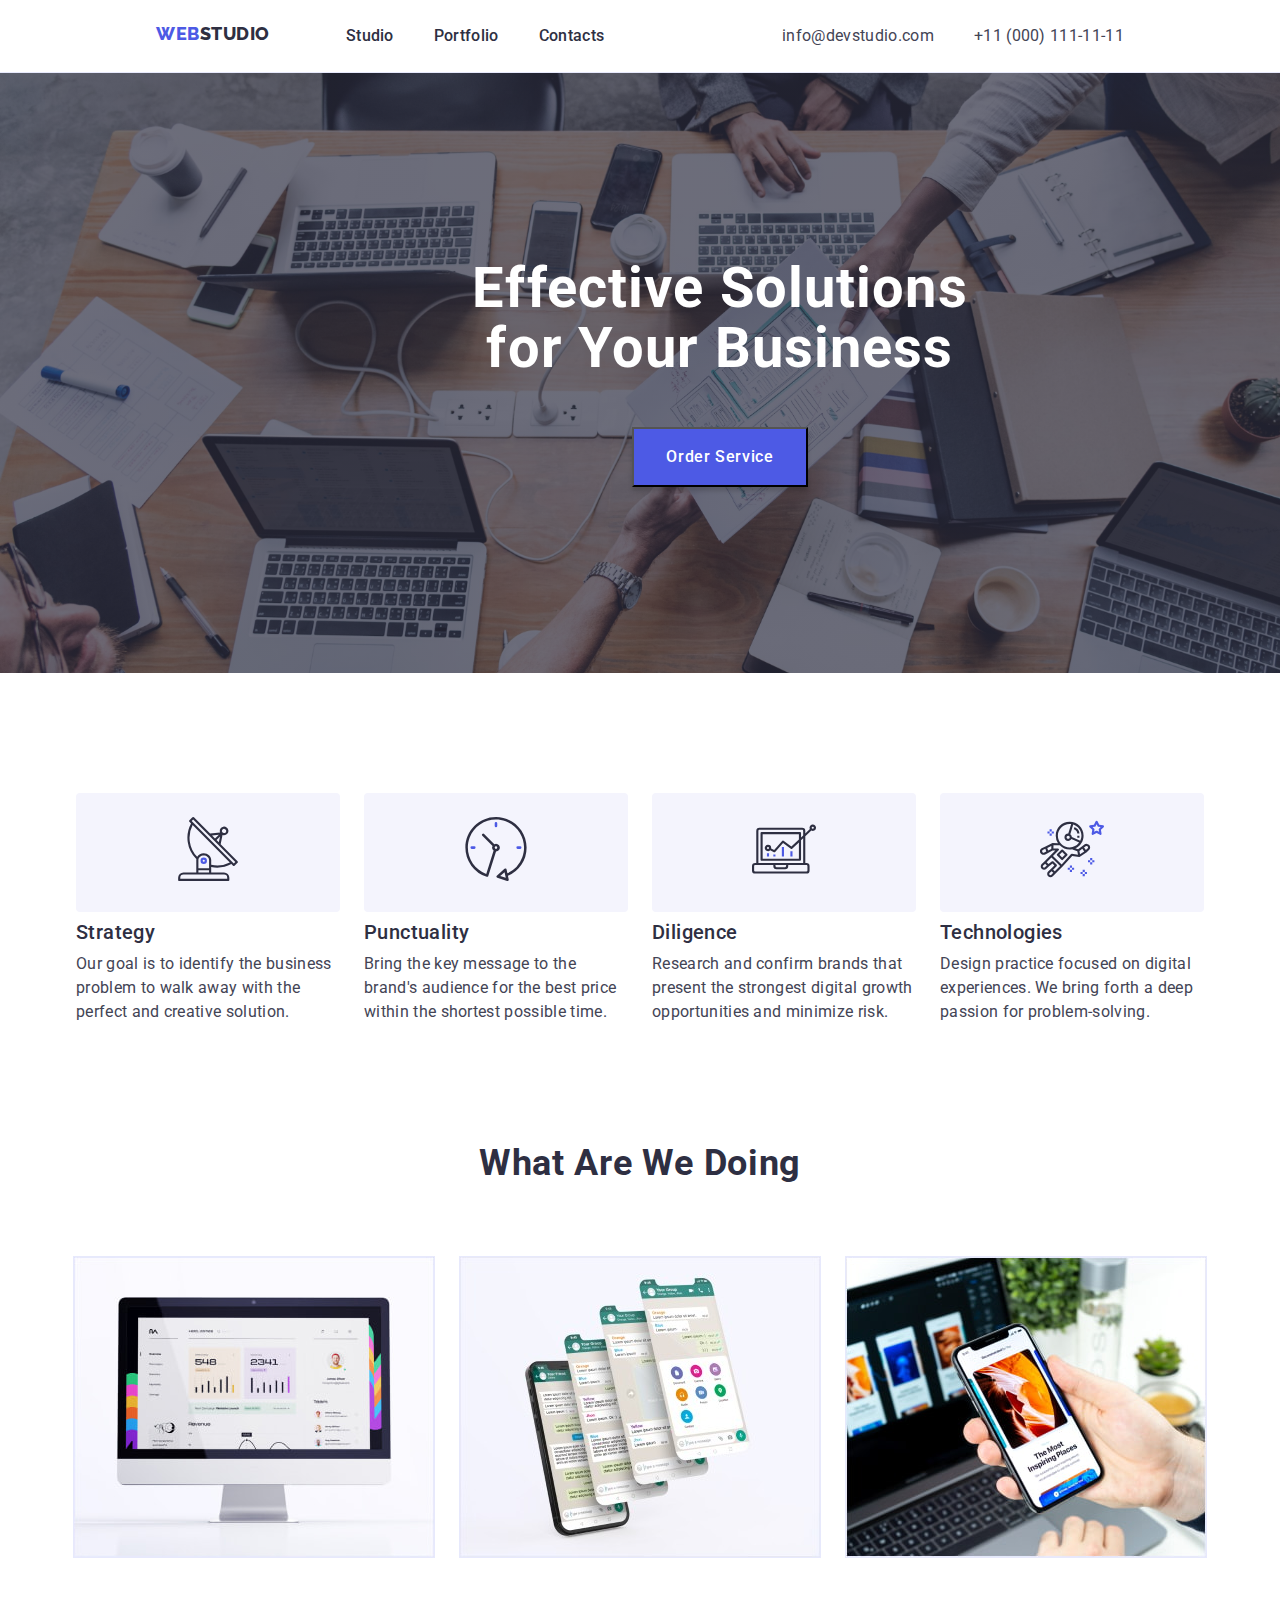
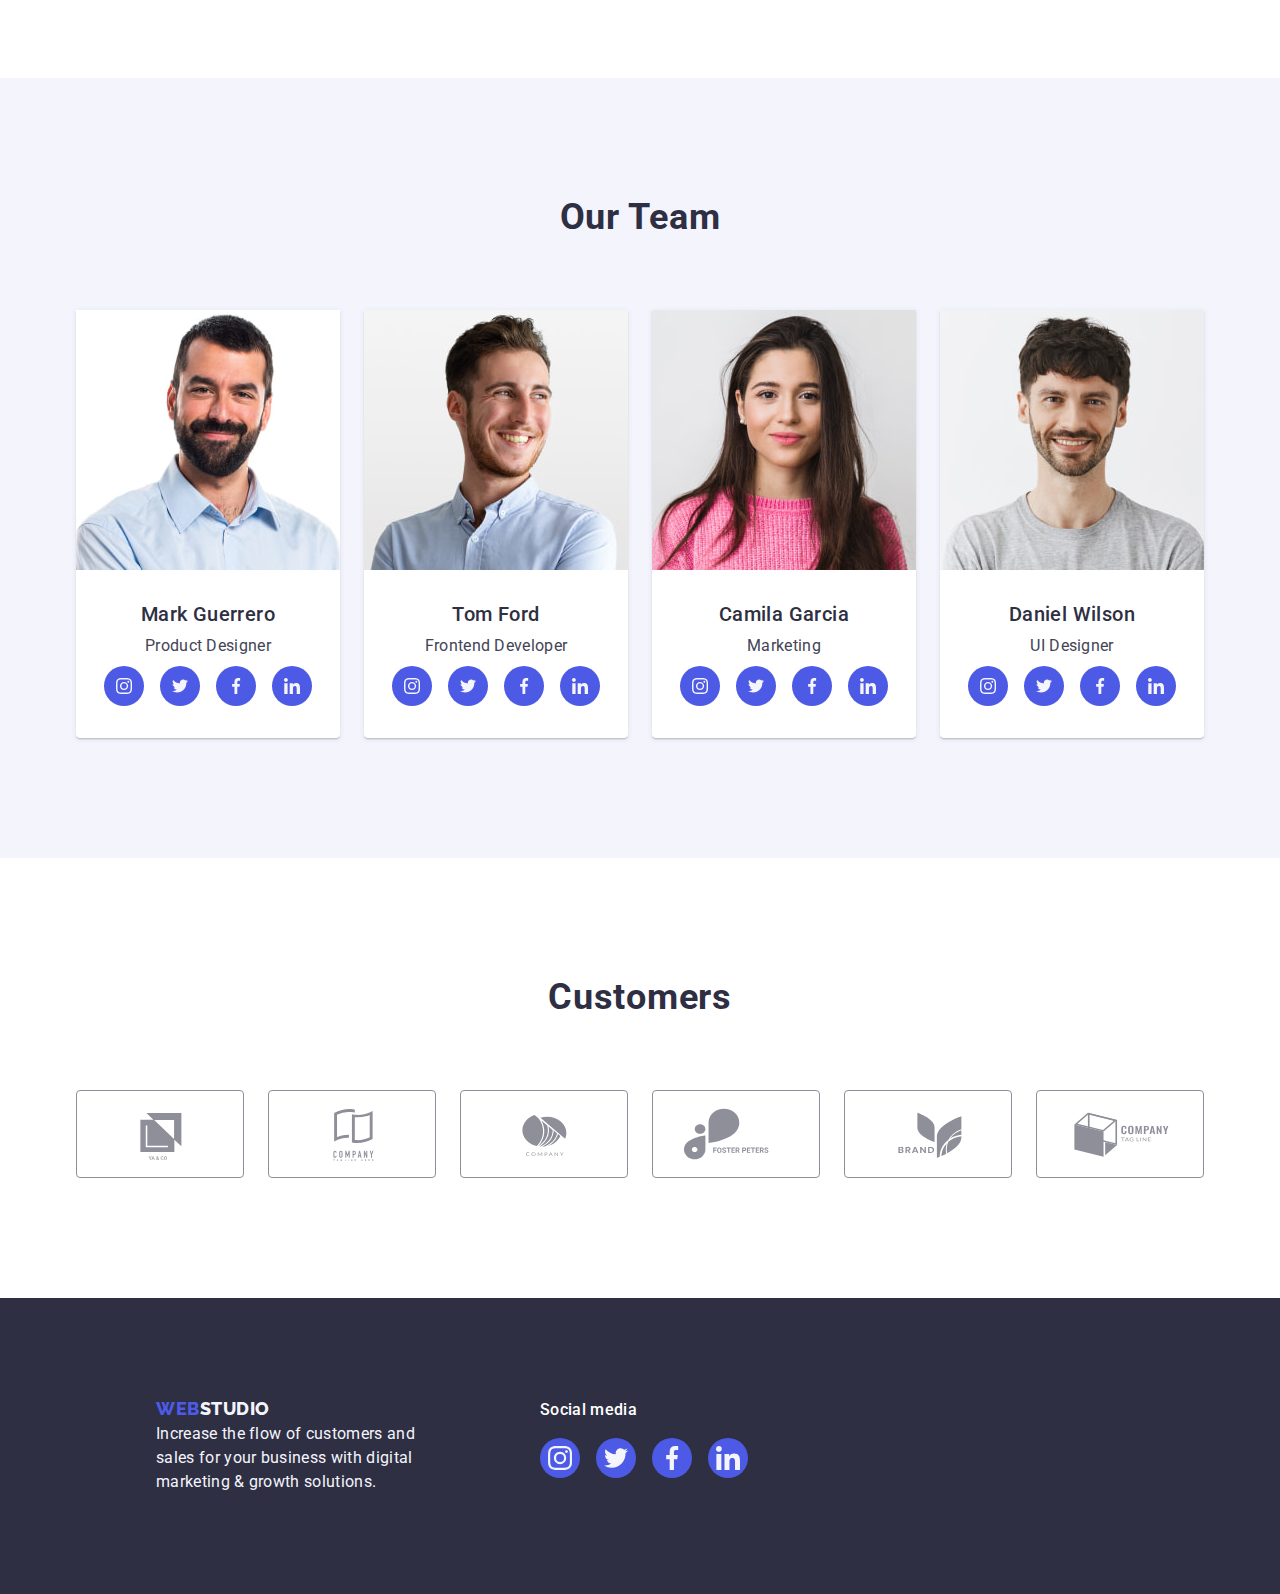
<file: index.html>
<!DOCTYPE html>
<html lang="en">

<head>
  <meta charset="UTF-8" />
  <meta name="viewport" content="width=device-width, initial-scale=1.0" />

  <title>WebStudio</title>

  <link rel="stylesheet" href="https://cdnjs.cloudflare.com/ajax/libs/modern-normalize/2.0.0/modern-normalize.min.css"
    integrity="sha512-4xo8blKMVCiXpTaLzQSLSw3KFOVPWhm/TRtuPVc4WG6kUgjH6J03IBuG7JZPkcWMxJ5huwaBpOpnwYElP/m6wg=="
    crossorigin="anonymous" referrerpolicy="no-referrer" />

  <link rel="preconnect" href="https://fonts.googleapis.com" />
  <link rel="preconnect" href="https://fonts.gstatic.com" crossorigin />
  <link href="https://fonts.googleapis.com/css2?family=Raleway:wght@800&family=Roboto:wght@400;500;700;900&display=swap"
    rel="stylesheet" />
  <link rel="stylesheet" href="./css/styles.css" />

</head>


<body>
  <header>
    <div class="container, header-block">
      <a href="index.html" class="logo-header"><span class="logo-collor">WEB</span>STUDIO</a>
      <nav>
        <menu class="nav-menu">
          <li><a href="index.html">Studio</a></li>
          <li><a href="portfolio.html">Portfolio</a></li>
          <li><a href="xxx">Contacts</a></li>
        </menu>
      </nav>
      <div class="contacts">
        <a href="mailto:info@devstudio.com">info@devstudio.com</a>
        <a href="tel:+11(000)111-11-11">+11 (000) 111-11-11</a>
      </div>
    </div>
  </header>

  <main>
    <div class="heroimage">
      <h1 class="hero-title">Effective Solutions for Your Business</h1>
      <button type="button">Order Service</button>
    </div>

    <section class="info">
      <div class="container">
        <ul>
          <li>
            <div class="feature">
              <div class="feature-icon-box">
                <svg>
                  <use href="./images/icons.svg#icon-antenna"></use>
                </svg>
              </div>
              <h3>Strategy</h3>
              <p>
                Our goal is to identify the business problem to walk away with
                the perfect and creative solution.
              </p>
            </div>
          </li>
          <li>
            <div class="feature">
              <div class="feature-icon-box">
                <svg>
                  <use href="./images/icons.svg#icon-clock"></use>
                </svg>
              </div>
              <h3>Punctuality</h3>
              <p>
                Bring the key message to the brand's audience for the best price
                within the shortest possible time.
              </p>
            </div>
          </li>
          <li>
            <div class="feature">
              <div class="feature-icon-box">
                <svg>
                  <use href="./images/icons.svg#icon-diagram"></use>
                </svg>
              </div>
              <h3>Diligence</h3>
              <p>
                Research and confirm brands that present the strongest digital
                growth opportunities and minimize risk.
              </p>
            </div>
          </li>
          <li>
            <div class="feature">
              <div class="feature-icon-box">
                <svg>
                  <use href="./images/icons.svg#icon-astronaut"></use>
                </svg>
              </div>
              <h3>Technologies</h3>
              <p>
                Design practice focused on digital experiences. We bring forth a
                deep passion for problem-solving.
              </p>
            </div>
          </li>
        </ul>
      </div>
    </section>
    <section>
      <div class="container">
        <h2>What are we doing</h2>
        <ul class="our-work">
          <li>
            <img src="images/index-page/monitor.jpg" alt="Monitor z wyświetlającą się aplikacją" width="360"
              height="300" />
          </li>
          <li>
            <img src="images/index-page/apk.jpg" alt="Telefon z różnymi aplikacjami" width="360" height="300" />
          </li>
          <li>
            <img src="images/index-page/laptop.jpg" alt="Laptop i telefon ukazujące to samo wydarzenie" width="360"
              height="300" />
          </li>
        </ul>
      </div>
    </section>
    <section class="our-team">
      <div class="container">
        <h2>Our Team</h2>
        <ul class="members">
          <li>
            <div class="person">
              <img src="images/index-page/mark.jpg" alt="middle-aged bearded man wearing a blue shirt" width="264"
                height="260" />
              <div class="member-name">
                <h3>Mark Guerrero</h3>
                <p>Product Designer</p>
                <ul>
                  <li>
                    <a href="" class="person-media-link">
                      <svg class="person-media-link-icon">
                        <use href="./images/icons.svg#icon-instagram"></use>
                      </svg>
                    </a>
                  </li>
                  <li>
                    <a href="" class="person-media-link">
                      <svg class="person-media-link-icon">
                        <use href="./images/icons.svg#icon-twitter"></use>
                      </svg>
                    </a>
                  </li>
                  <li>
                    <a href="" class="person-media-link">
                      <svg class="person-media-link-icon">
                        <use href="./images/icons.svg#icon-facebook"></use>
                      </svg>
                    </a>
                  </li>
                  <li>
                    <a href="" class="person-media-link">
                      <svg class="person-media-link-icon">
                        <use href="./images/icons.svg#icon-linkedin"></use>
                      </svg>
                    </a>
                  </li>
                </ul>
              </div>
            </div>
          </li>
          <li>
            <div class="person">
              <img src="images/index-page/tom.jpg"
                alt="young man with light stubble, looking to the side, wearing a blue shirt" width="264"
                height="260" />
              <div class="member-name">
                <h3>Tom Ford</h3>
                <p>Frontend Developer</p>
                <ul>
                  <li>
                    <a href="" class="person-media-link">
                      <svg class="person-media-link-icon">
                        <use href="./images/icons.svg#icon-instagram"></use>
                      </svg>
                    </a>
                  </li>
                  <li>
                    <a href="" class="person-media-link">
                      <svg class="person-media-link-icon">
                        <use href="./images/icons.svg#icon-twitter"></use>
                      </svg>
                    </a>
                  </li>
                  <li>
                    <a href="" class="person-media-link">
                      <svg class="person-media-link-icon">
                        <use href="./images/icons.svg#icon-facebook"></use>
                      </svg>
                    </a>
                  </li>
                  <li>
                    <a href="" class="person-media-link">
                      <svg class="person-media-link-icon">
                        <use href="./images/icons.svg#icon-linkedin"></use>
                      </svg>
                    </a>
                  </li>
                </ul>
              </div>
            </div>
          </li>
          <li>
            <div class="person">
              <img src="images/index-page/camila.jpg" alt="young woman with long brown hair, wearing a pink sweater"
                width="264" height="260" />
              <div class="member-name">
                <h3>Camila Garcia</h3>
                <p>Marketing</p>
                <ul>
                  <li>
                    <a href="" class="person-media-link">
                      <svg class="person-media-link-icon">
                        <use href="./images/icons.svg#icon-instagram"></use>
                      </svg>
                    </a>
                  </li>
                  <li>
                    <a href="" class="person-media-link">
                      <svg class="person-media-link-icon">
                        <use href="./images/icons.svg#icon-twitter"></use>
                      </svg>
                    </a>
                  </li>
                  <li>
                    <a href="" class="person-media-link">
                      <svg class="person-media-link-icon">
                        <use href="./images/icons.svg#icon-facebook"></use>
                      </svg>
                    </a>
                  </li>
                  <li>
                    <a href="" class="person-media-link">
                      <svg class="person-media-link-icon">
                        <use href="./images/icons.svg#icon-linkedin"></use>
                      </svg>
                    </a>
                  </li>
                </ul>
              </div>
            </div>
          </li>
          <li>
            <div class="person">
              <img src="images/index-page/daniel.jpg" alt="a man with thick hair, light stubble, wearing a gray T-shirt"
                width="264" height="260" />
              <div class="member-name">
                <h3>Daniel Wilson</h3>
                <p>UI Designer</p>
                <ul>
                  <li>
                    <a href="" class="person-media-link">
                      <svg class="person-media-link-icon">
                        <use href="./images/icons.svg#icon-instagram"></use>
                      </svg>
                    </a>
                  </li>
                  <li>
                    <a href="" class="person-media-link">
                      <svg class="person-media-link-icon">
                        <use href="./images/icons.svg#icon-twitter"></use>
                      </svg>
                    </a>
                  </li>
                  <li>
                    <a href="" class="person-media-link">
                      <svg class="person-media-link-icon">
                        <use href="./images/icons.svg#icon-facebook"></use>
                      </svg>
                    </a>
                  </li>
                  <li>
                    <a href="" class="person-media-link">
                      <svg class="person-media-link-icon">
                        <use href="./images/icons.svg#icon-linkedin"></use>
                      </svg>
                    </a>
                  </li>
                </ul>
              </div>
            </div>
          </li>
        </ul>
      </div>
    </section>
    <section>
      <div class="container">
        <h2>Customers</h2>
        <ul class="customers">
          <li>
            <a href="" class="customer-link">
              <svg class="customer-icon">
                <use href="./images/icons.svg#icon-client1"></use>
              </svg>
            </a>
          </li>
          <li>
            <a href="" class="customer-link">
              <svg class="customer-icon">
                <use href="./images/icons.svg#icon-client2"></use>
              </svg>
            </a>
          </li>
          <li>
            <a href="" class="customer-link">
              <svg class="customer-icon">
                <use href="./images/icons.svg#icon-client3"></use>
              </svg>
            </a>
          </li>
          <li>
            <a href="" class="customer-link">
              <svg class="customer-icon">
                <use href="./images/icons.svg#icon-client4"></use>
              </svg>
            </a>
          </li>
          <li>
            <a href="" class="customer-link">
              <svg class="customer-icon">
                <use href="./images/icons.svg#icon-client5"></use>
              </svg>
            </a>
          </li>
          <li>
            <a href="" class="customer-link">
              <svg class="customer-icon">
                <use href="./images/icons.svg#icon-client6"></use>
              </svg>
            </a>
          </li>
        </ul>
      </div>
    </section>
  </main>

  <footer>
    <div class="container, footer-block">
      <div class="footer-text">
        <a href="index.html" class="logo-footer"><span class="logo-collor">WEB</span>STUDIO</a>
        <p class="idea">
          Increase the flow of customers and sales for your business with
          digital marketing & growth solutions.
        </p>
      </div>
      <div class="social-media">
        <p>Social media</p>
        <ul>
          <li>
            <a class="studio-media-link" href="">
              <svg class="studio-media-icon">
                <use href="./images/icons.svg#icon-instagram"></use>
              </svg>
            </a>
          </li>
          <li>
            <a class="studio-media-link" href="">
              <svg class="studio-media-icon">
                <use href="./images/icons.svg#icon-twitter"></use>
              </svg>
            </a>
          </li>
          <li>
            <a class="studio-media-link" href="">
              <svg class="studio-media-icon">
                <use href="./images/icons.svg#icon-facebook"></use>
              </svg>

            </a>
          </li>
          <li>
            <a class="studio-media-link" href="">
              <svg class="studio-media-icon">
                <use href="./images/icons.svg#icon-linkedin"></use>
              </svg>
            </a>
          </li>
        </ul>
      </div>
    </div>
  </footer>
</body>

</html>
</file>
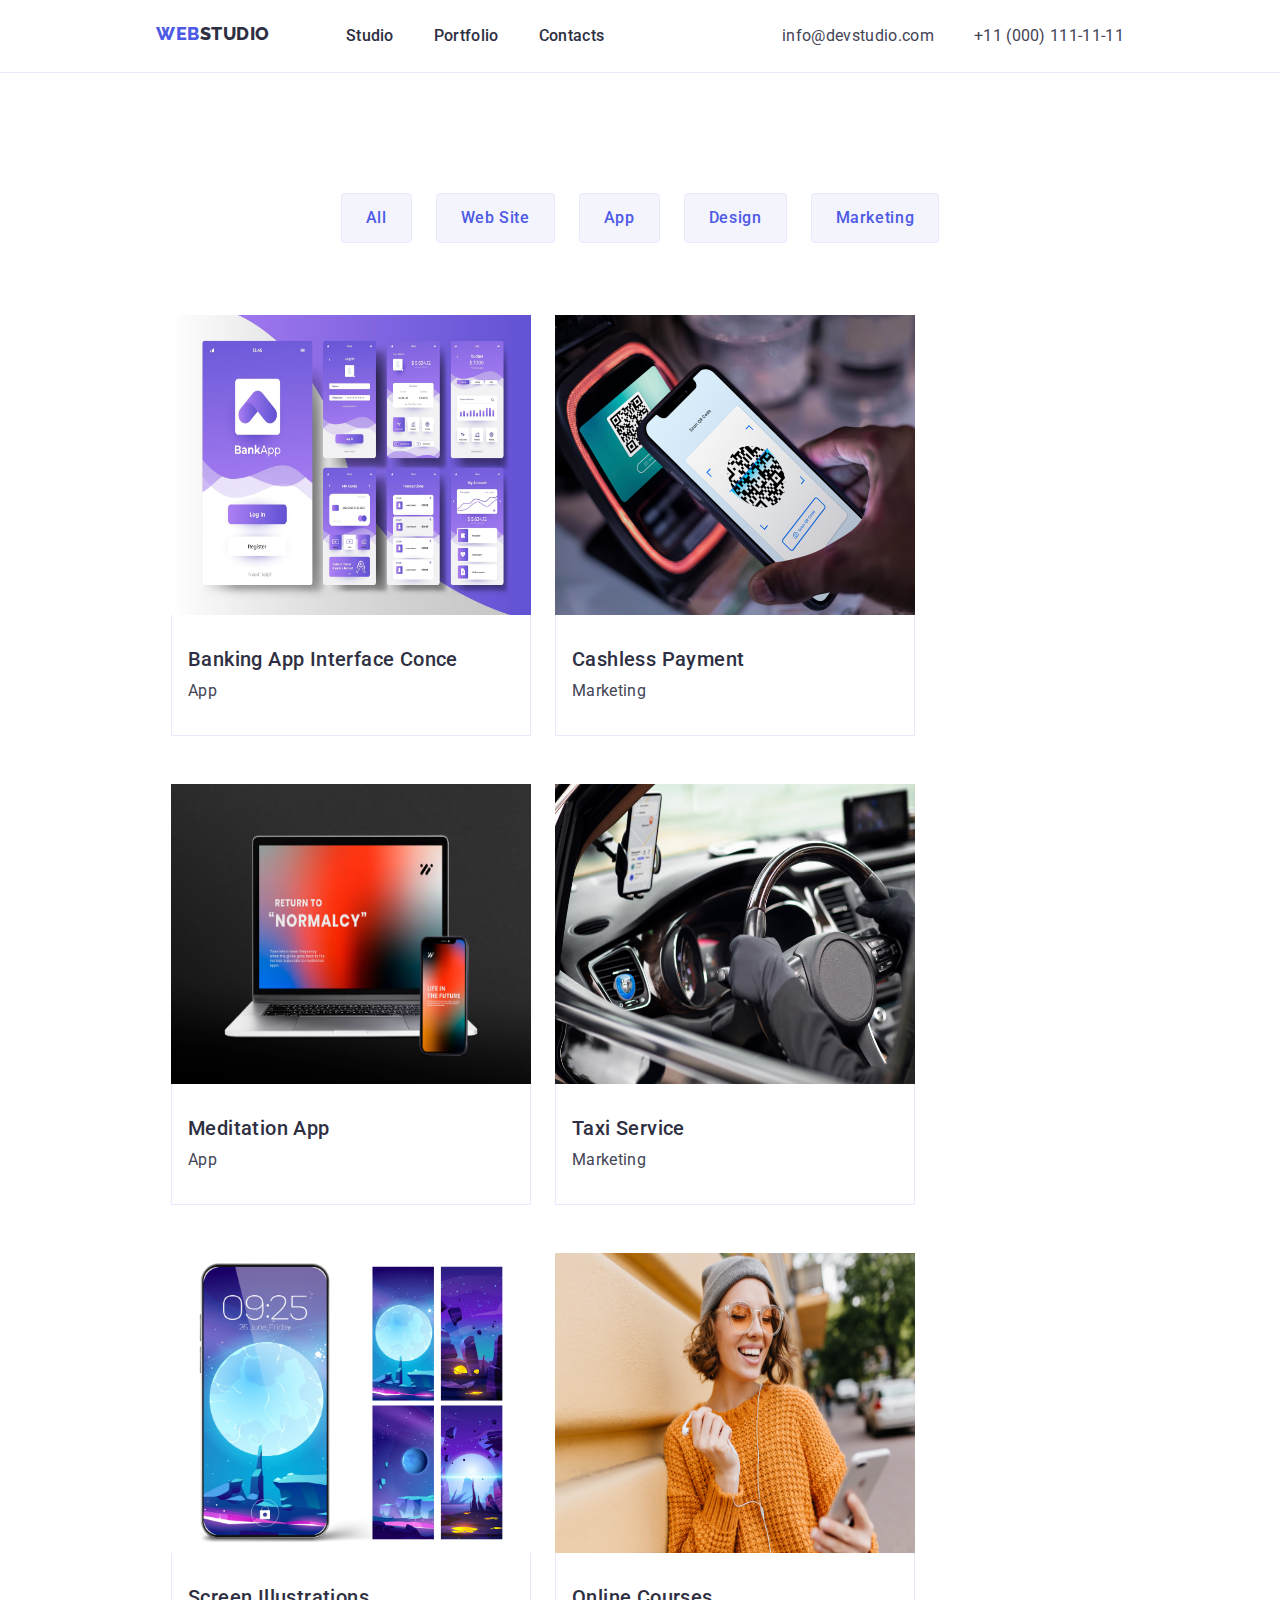
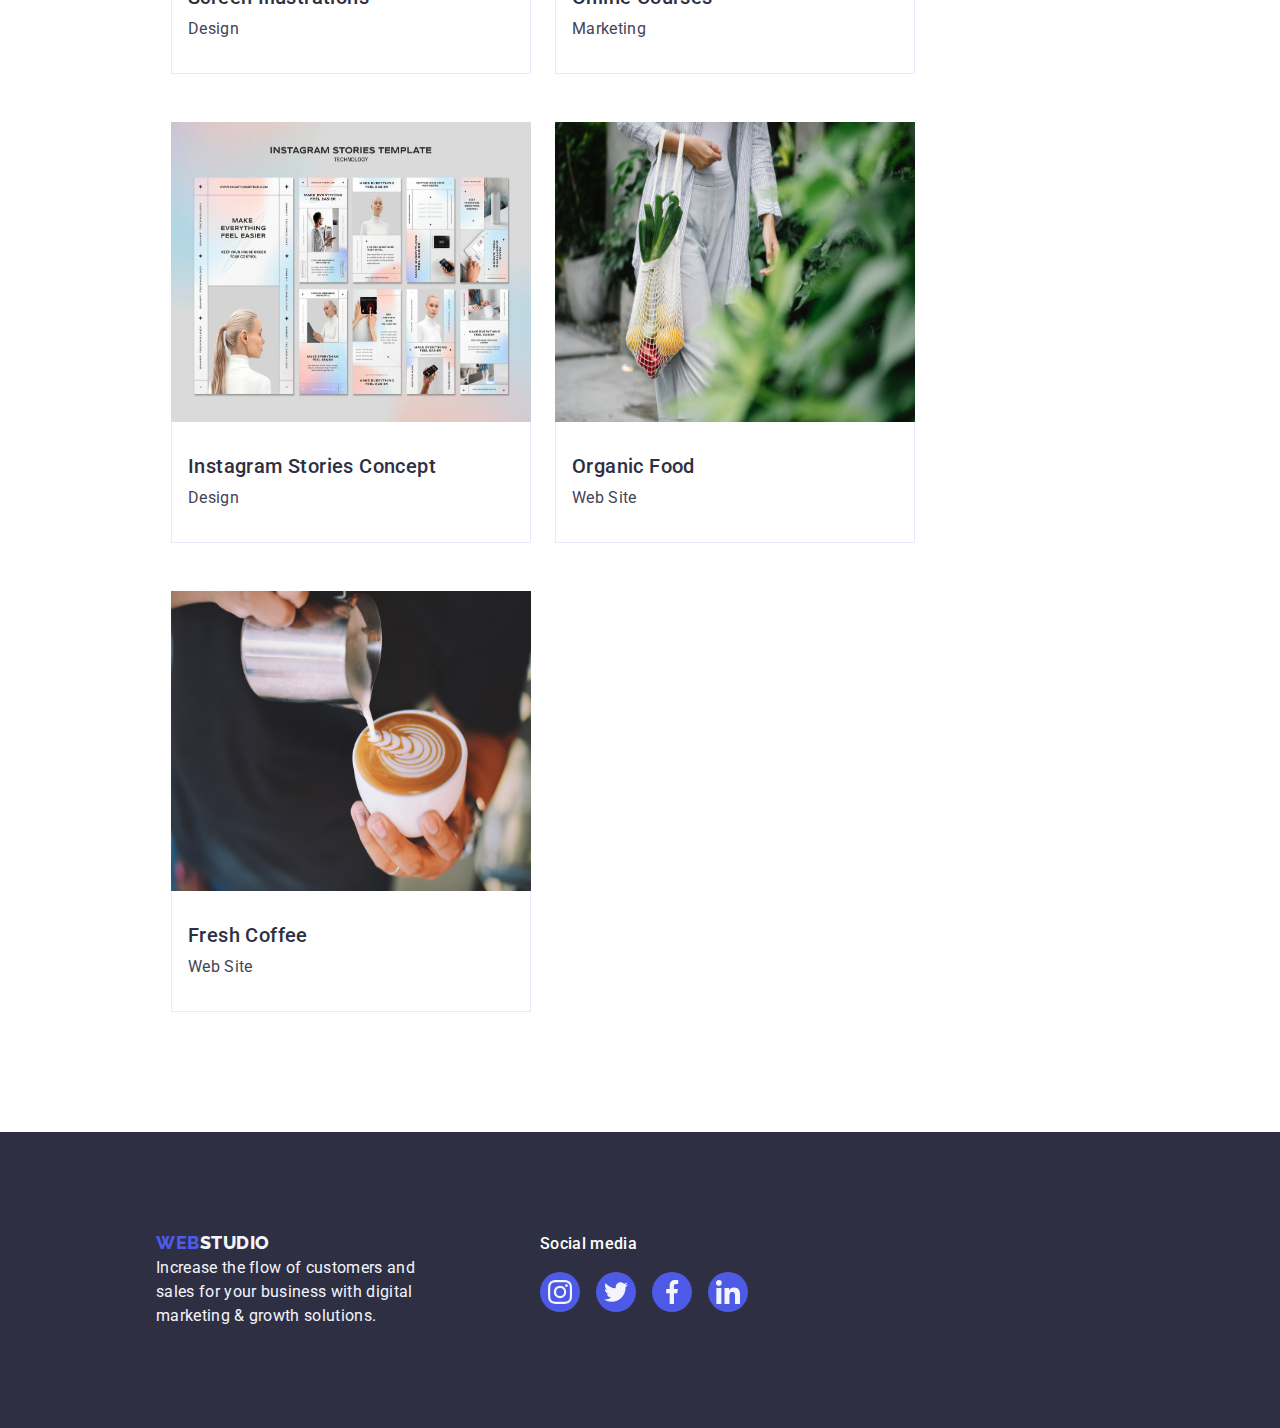
<file: portfolio.html>
<!DOCTYPE html>
<html lang="en">

<head>
  <meta charset="UTF-8" />
  <meta name="viewport" content="width=device-width, initial-scale=1.0" />

  <title>WebStudio</title>

  <link rel="stylesheet" href="https://cdnjs.cloudflare.com/ajax/libs/modern-normalize/2.0.0/modern-normalize.min.css"
    integrity="sha512-4xo8blKMVCiXpTaLzQSLSw3KFOVPWhm/TRtuPVc4WG6kUgjH6J03IBuG7JZPkcWMxJ5huwaBpOpnwYElP/m6wg=="
    crossorigin="anonymous" referrerpolicy="no-referrer" />

  <link rel="preconnect" href="https://fonts.googleapis.com" />
  <link rel="preconnect" href="https://fonts.gstatic.com" crossorigin />
  <link href="https://fonts.googleapis.com/css2?family=Raleway:wght@800&family=Roboto:wght@400;500;700;900&display=swap"
    rel="stylesheet" />
  <link rel="stylesheet" href="./css/styles.css" />


</head>


<body>
  <header>
    <div class="container, header-block">
      <a href="index.html" class="logo-header"><span class="logo-collor">WEB</span>STUDIO</a>
      <nav>
        <menu class="nav-menu">
          <li><a href="index.html">Studio</a></li>
          <li><a href="portfolio.html">Portfolio</a></li>
          <li><a href="xxx">Contacts</a></li>
        </menu>
      </nav>
      <div class="contacts">
        <a href="mailto:info@devstudio.com">info@devstudio.com</a>
        <a href="tel:+11(000)111-11-11">+11 (000) 111-11-11</a>
      </div>
    </div>
  </header>

  <main>
    <section class="portfolio-browser">
      <div class="container">
        <div class="filters">
          <ul>
            <li><button type="button" class="filter-button">All</button></li>
            <li><button type="button" class="filter-button">Web Site</button></li>
            <li><button type="button" class="filter-button">App</button></li>
            <li><button type="button" class="filter-button">Design</button></li>
            <li><button type="button" class="filter-button">Marketing</button></li>
          </ul>
        </div>


        <ul class="project-cards">
          <li>
            <div class="project-card">
              <img src="images/portfolio-page/ui-purple.jpg"
                alt="Banking app interface concept in purple and white colors" width="360" height="300" />
              <div class="project-card-text">
                <h3>Banking App Interface Conce</h3>
                <p>App</p>
              </div>
            </div>
          </li>
          <li>
            <div class="project-card">
              <img src="images/portfolio-page/payment.jpg" alt="Payment done by putting phone near cash terminal"
                width="360" height="300" />
              <div class="project-card-text">
                <h3>Cashless Payment</h3>
                <p>Marketing</p>
              </div>
            </div>
          </li>
          <li>
            <div class="project-card">
              <img src="images/portfolio-page/app.jpg" alt="Laptop and phone running the same app" width="360"
                height="300" />
              <div class="project-card-text">
                <h3>Meditation App</h3>
                <p>App</p>
              </div>
            </div>
          </li>
          <li>
            <div class="project-card">
              <img src="images/portfolio-page/taxi.jpg"
                alt="interior of a car with taxi app running on the drivers phone" width="360" height="300" />
              <div class="project-card-text">
                <h3>Taxi Service</h3>
                <p>Marketing</p>
              </div>
            </div>
          </li>
          <li>
            <div class="project-card">
              <img src="images/portfolio-page/phone-screens.jpg" alt="examples of screen savers in purple coloration"
                width="360" height="300" />
              <div class="project-card-text">
                <h3>Screen Illustrations</h3>
                <p>Design</p>
              </div>
            </div>
          </li>
          <li>
            <div class="project-card">
              <img src="images/portfolio-page/lady-in-orange.jpg"
                alt="young smiling lady in orange blause useing headphones" width="360" height="300" />
              <div class="project-card-text">
                <h3>Online Courses</h3>
                <p>Marketing</p>
              </div>
            </div>
          </li>
          <li>
            <div class="project-card">
              <img src="images/portfolio-page/ig-stories.jpg" alt="few examples of Instagram stories concepts"
                width="360" height="300" />
              <div class="project-card-text">
                <h3>Instagram Stories Concept</h3>
                <p>Design</p>
              </div>
            </div>
          </li>
          <li>
            <div class="project-card">
              <img src="images/portfolio-page/food.jpg" alt="person holding netbag with wegetables" width="360"
                height="300" />
              <div class="project-card-text">
                <h3>Organic Food</h3>
                <p>Web Site</p>
              </div>
            </div>
          </li>
          <li>
            <div class="project-card">
              <img src="images/portfolio-page/coffee.jpg" alt="person makeing small art on coffee useing creamer"
                width="360" height="300" />
              <div class="project-card-text">
                <h3>Fresh Coffee</h3>
                <p>Web Site</p>
              </div>
            </div>
          </li>
        </ul>
      </div>
    </section>
  </main>

  <footer>
    <div class="container, footer-block">
      <div class="footer-text">
        <a href="index.html" class="logo-footer"><span class="logo-collor">WEB</span>STUDIO</a>
        <p class="idea">
          Increase the flow of customers and sales for your business with
          digital marketing & growth solutions.
        </p>
      </div>
      <div class="social-media">
        <p>Social media</p>
        <ul>
          <li>
            <a class="studio-media-link" href="">
              <svg class="studio-media-icon">
                <use href="./images/icons.svg#icon-instagram"></use>
              </svg>
            </a>
          </li>
          <li>
            <a class="studio-media-link" href="">
              <svg class="studio-media-icon">
                <use href="./images/icons.svg#icon-twitter"></use>
              </svg>
            </a>
          </li>
          <li>
            <a class="studio-media-link" href="">
              <svg class="studio-media-icon">
                <use href="./images/icons.svg#icon-facebook"></use>
              </svg>

            </a>
          </li>
          <li>
            <a class="studio-media-link" href="">
              <svg class="studio-media-icon">
                <use href="./images/icons.svg#icon-linkedin"></use>
              </svg>
            </a>
          </li>
        </ul>
      </div>
    </div>
  </footer>
</body>

</html>
</file>
<file: css/styles.css>
* {
  margin: 0;
  padding: 0;
  box-sizing: border-box;
}

:root {
  --cloud: #f4f4fd;
  --iris: #4d5ae5;
  --navyblue: #2e2f42;
  --slate: #434455;
  --white: #fff;
  --ocean: #404bbf;
}

body {
  font-family: "Roboto", sans-serif;
  color: var(--slate, #434455);
  font-size: 16px;
  line-height: 1.5;
  letter-spacing: 0.32px;
  background: #fff;
}

section {
  padding: 120px 156px;
  display: flex;
  justify-content: center;
}

.container {
  width: 1158px;
  padding: 0 15px;
}

a {
  text-decoration: none;
}

li {
  list-style-type: none;
}

h1 {
  color: var(--navyblue, #2e2f42);
  font-size: 56px;
  font-weight: 700;
  line-height: 1.07;
  letter-spacing: 1.12px;
  text-align: center;
}
h2 {
  color: var(--navyblue, #2e2f42);
  font-size: 36px;
  font-weight: 700;
  line-height: 1.11;
  letter-spacing: 0.72px;
  text-transform: capitalize;
  text-align: center;
  margin-bottom: 72px;
}
h3 {
  color: var(--navyblue, #2e2f42);
  font-size: 20px;
  font-weight: 500;
  line-height: 1.2;
  letter-spacing: 0.4px;
}

.header-block {
  display: flex;
  width: 1158px;
}

header {
  display: flex;
  justify-content: center;
  padding: 24px 156px;

  border-bottom: 1px solid var(--cornflower, #e7e9fc);
  background: var(--white, #fff);
}

footer {
  display: flex;
  justify-content: center;

  background-color: var(--navyblue, #2e2f42);

  padding: 100px 156px;
}

.footer-block {
  display: flex;
  width: 1158px;
}

.footer-text {
  width: 264px;
}

.social-media {
  display: flex;
  flex-direction: column;
  gap: 16px;
  margin-left: 120px;
}

.social-media p {
  font-weight: 500;
  color: var(--white, #fff);
}

.social-media ul {
  display: flex;
  gap: 16px;
}

.studio-media-link {
  width: 40px;
  height: 40px;
  background-color: var(--iris, #4d5ae5);
  border-radius: 50%;
  display: flex;
  justify-content: center;
  align-items: center;
}

.studio-media-link:hover {
  background-color: var(--green, #31d0aa);
}

.studio-media-icon {
  width: 24px;
  height: 24px;
}

.logo-header {
  color: var(--navyblue, #2e2f42);
  font-family: "Raleway";
  font-size: 18px;
  font-weight: 800;
  line-height: 1.16;
  letter-spacing: 0.54px;
  text-transform: uppercase;

  margin-right: 76px;
}

.logo-footer {
  color: var(--cloud, #f4f4fd);
  font-family: "Raleway";
  font-size: 18px;

  font-weight: 800;
  line-height: 1.16;
  letter-spacing: 0.54px;
  text-transform: uppercase;
}

.logo-collor {
  color: var(--iris, #4d5ae5);
}

.nav-menu {
  display: flex;
  gap: 40px;
}

.nav-menu a {
  color: var(--navyblue, #2e2f42);
  font-size: 16px;
  font-weight: 500;
  line-height: 1.5;
  letter-spacing: 0.32px;
}

.nav-menu a:hover,
.nav-menu a:focus {
  color: var(--ocean, #404bbf);
  border-color: var(--white, #fff);
}

.contacts {
  display: flex;
  gap: 40px;
  margin-left: auto;
}

.contacts a {
  color: var(--slate, #434455);
}

.contacts a:focus,
.contacts a:hover {
  color: var(--ocean, #404bbf);
}

.filters {
  display: flex;
  justify-content: center;
  padding-bottom: 72px;
}

.filters ul {
  display: flex;
  align-items: flex-start;
  gap: 24px;
}

.filters ul li button {
  display: flex;
  padding: 12px 24px;
  justify-content: center;
  align-items: center;
  width: max-content;
}

.filter-button {
  border-radius: 4px;
  border: 1px solid var(--cornflower, #e7e9fc);
  background: var(--cloud, #f4f4fd);

  color: var(--iris, #4d5ae5);
  text-align: center;
  font-family: Roboto;
  font-size: 16px;
  font-weight: 500;
  line-height: 1.5;
  letter-spacing: 0.64px;
}

.filter-button:hover,
.filter-button:focus {
  border: 1px solid var(--ocean, #404bbf);
  background: var(--ocean, #404bbf);
  box-shadow: 0px 2px 2px 0px rgba(0, 0, 0, 0.12),
    0px 2px 1px 0px rgba(0, 0, 0, 0.08), 0px 3px 1px 0px rgba(0, 0, 0, 0.1);

  color: var(--white, #fff);

  cursor: pointer;
}

.heroimage {
  height: 600px;
  width: 1440px;
  flex-shrink: 0;
  display: flex;
  align-items: center;
  justify-content: center;
  flex-direction: column;
  gap: 48px;

  background: var(--grey, rgba(46, 47, 66, 0.7));
  background-image: linear-gradient(
      90deg,
      rgba(46, 47, 66, 0.7) 0%,
      rgba(46, 47, 66, 0.7) 100%
    ),
    url("../images/index-page/people-office.jpg");
  background-position: center;
  background-size: cover;
  background-repeat: no-repeat;
  margin: auto;
}
.hero-title {
  color: var(--white, #fff);
  text-align: center;
  font-size: 56px;
  font-weight: 700;
  line-height: 1.07;
  letter-spacing: 1.12px;

  width: 496px;
}

.heroimage button {
  background: var(--iris, #4d5ae5);
  box-shadow: 0px 4px 4px 0px rgba(0, 0, 0, 0.15);

  color: var(--white, #fff);
  font-family: Roboto;
  font-size: 16px;
  font-weight: 500;
  line-height: 1.5;
  letter-spacing: 0.64px;

  cursor: pointer;

  padding: 16px 32px;
}

.heroimage button:focus {
  border-radius: 4px;
  background: var(--ocean, #404bbf);
  box-shadow: 0px 2px 2px 0px rgba(0, 0, 0, 0.12),
    0px 2px 1px 0px rgba(0, 0, 0, 0.08), 0px 3px 1px 0px rgba(0, 0, 0, 0.1);
}

.heroimage button:hover {
  border-radius: 4px;
  background: var(--ocean, #404bbf);
  box-shadow: 0px 2px 2px 0px rgba(0, 0, 0, 0.12),
    0px 2px 1px 0px rgba(0, 0, 0, 0.08), 0px 3px 1px 0px rgba(0, 0, 0, 0.1);
}

.info {
  padding-bottom: 0;
}

.info ul {
  display: flex;
  justify-content: center;
  gap: 24px;
}
.info ul li {
  width: 264px;
}

.feature {
  display: flex;
  flex-direction: column;
  gap: 8px;
}

.feature .feature-icon-box {
  padding: 24px 100px;
  border-radius: 4px;
  background: var(--cloud, #f4f4fd);
}

.feature .feature-icon-box svg {
  width: 64px;
  height: 64px;
  flex-shrink: 0;
}

.our-work {
  display: flex;
  justify-content: center;
  gap: 24px;
}

.our-work li {
  display: flex;
  border: 1px solid var(--cornflower, #e7e9fc);
}

.members {
  display: inline-flex;
  gap: 24px;
  justify-content: center;
}

.person {
  display: inline-flex;
  flex-direction: column;

  border-radius: 0px 0px 4px 4px;
  background: var(--white, #fff);
  box-shadow: 0px 2px 1px 0px rgba(46, 47, 66, 0.08),
    0px 1px 1px 0px rgba(46, 47, 66, 0.16),
    0px 1px 6px 0px rgba(46, 47, 66, 0.08);
}

.member-name {
  display: flex;
  flex-direction: column;
  gap: 8px;
  margin: 32px auto;
  text-align: center;
}

.project-cards {
  display: flex;
  justify-content: flex-start;
  flex-wrap: wrap;
  row-gap: 48px;
  column-gap: 24px;
}
.project-card-text {
  display: flex;
  flex-direction: column;
  gap: 8px;
  padding: 32px 16px;
  border: 1px solid var(--cornflower, #e7e9fc);
  border-top: 0;
}

.project-card img {
  display: block;
}

.project-card {
  background: var(--white, #fff);
}

.project-card:hover {
  box-shadow: 0px 2px 1px 0px rgba(46, 47, 66, 0.08),
    0px 1px 1px 0px rgba(46, 47, 66, 0.16),
    0px 1px 6px 0px rgba(46, 47, 66, 0.08);
}

.idea {
  color: var(--cloud, #f4f4fd);
}

.our-team {
  background-color: var(--cloud, #f4f4fd);
}

.person-media-link {
  width: 40px;
  height: 40px;
  background-color: var(--iris, #4d5ae5);
  border-radius: 50%;
  display: flex;
  justify-content: center;
  align-items: center;
}

.member-name ul {
  display: flex;
  gap: 16px;
}

.member-name ul li :hover {
  background-color: var(--ocean, #404bbf);
}

.person-media-link-icon {
  width: 16px;
  height: 16px;
}

.customers {
  display: flex;
  justify-content: center;
  gap: 24px;
}

.customer-icon {
  width: 104px;
  height: 56px;
  flex-shrink: 0;
  fill: var(--lightslate, #8e8f99);
}

.customer-link:hover {
  border: 1px solid var(--ocean, #404bbf);
}

.customer-link:hover .customer-icon {
  fill: var(--ocean, #404bbf);
}

.customer-link {
  width: 168px;
  height: 88px;
  flex-shrink: 0;
  border-radius: 4px;
  border: 1px solid var(--lightslate, #8e8f99);
  display: flex;
  justify-content: center;
  align-items: center;
}

/* fill="#8e8f99" style="fill: var(--color3, #8e8f99)"  kolor ikon klienta*/
</file>
